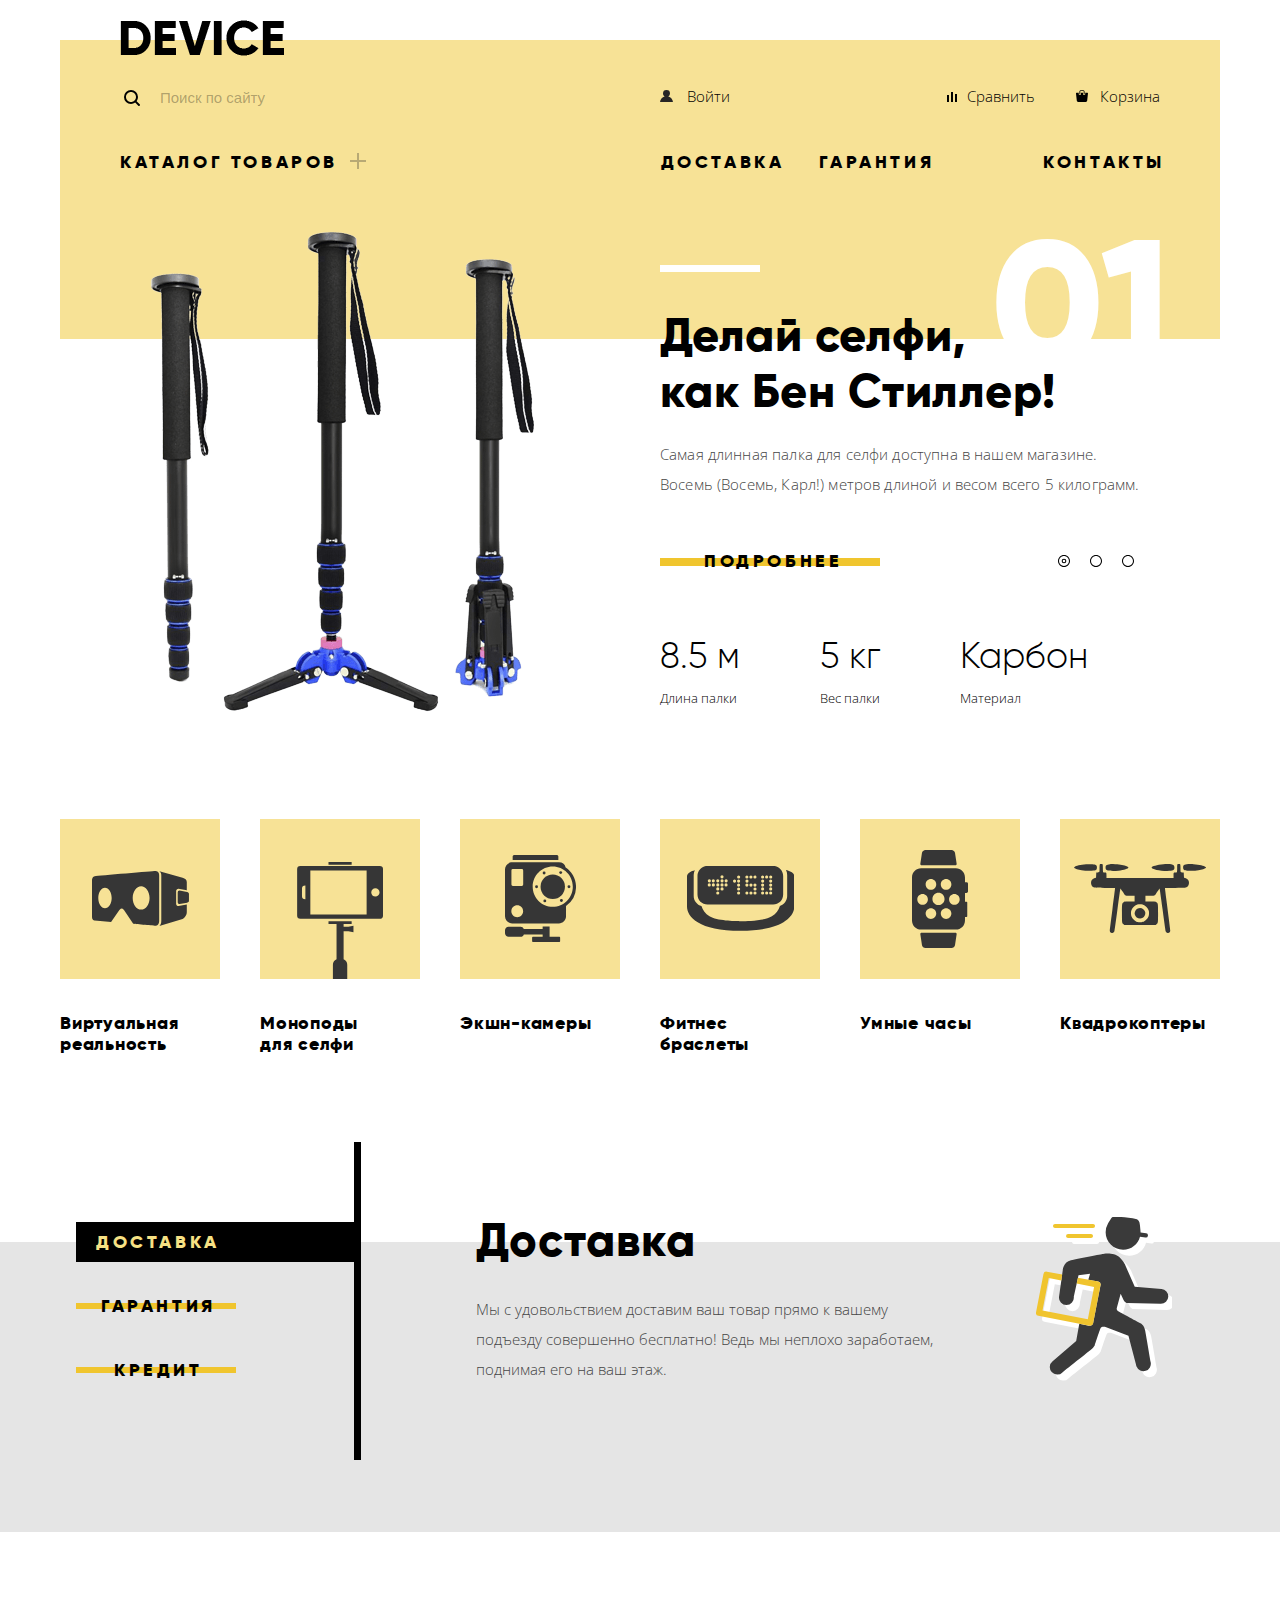
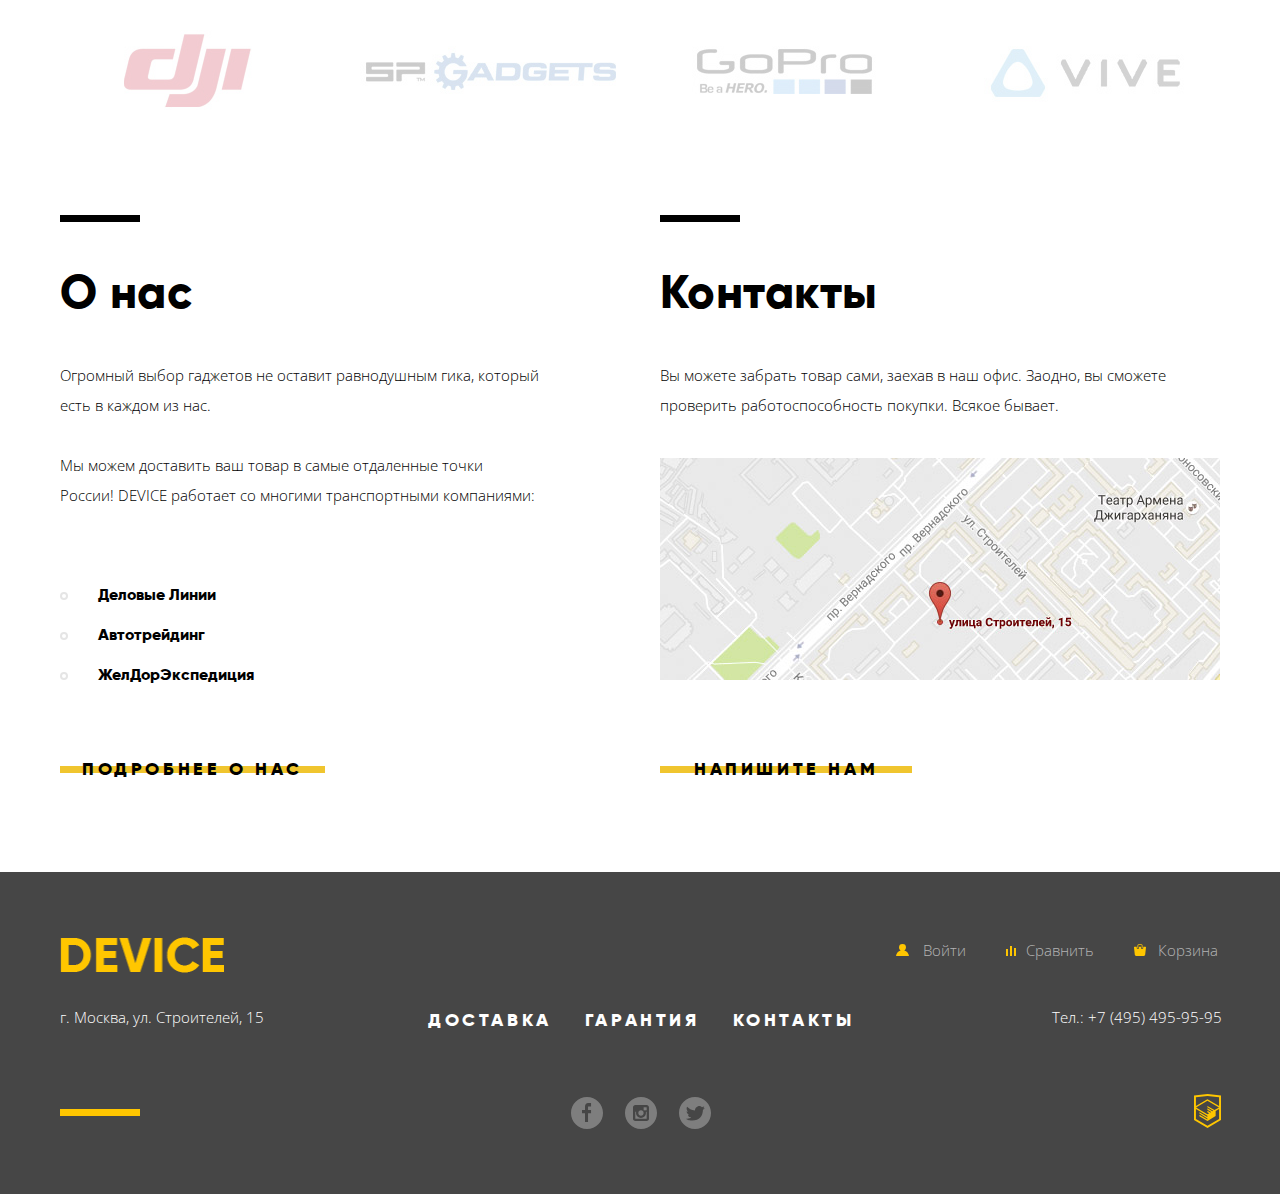
<file: index.html>
<!DOCTYPE html>
<html lang="ru">
	<head>
		<meta charset="utf-8">
		<title>Девайс</title>
		<link href="https://fonts.googleapis.com/css?family=Open+Sans:300,400&amp;subset=cyrillic" rel="stylesheet">
		<link rel="stylesheet" href="css/normalize.css">
		<link rel="stylesheet" href="css/style.min.css">
	</head>
	<body>	
		<header>
			<div class="global-width">		
				<div class="main-header-wrapper">
					<img class="header-logo" src="img/content/main-logo.png" alt="Логотип магазина Device" width="164" height="36">

					<div class="header-navigation">
						<div class="header-upper-part">
							<form class="site-searching-form">
								<label class="visually-hidden" for="site-searching-field">Поиск по сайту</label>
								<input class="site-searching-field" id="site-searching-field" type="text" name="site-searching" placeholder="Поиск по сайту">	

								<button class="site-searching-btn">
									Найти
								</button>			
							</form>

							<ul class="header-user-navigation">
								<li><a class="log-in" href="#">Войти</a></li>
								<li><a class="compare" href="#">Сравнить</a></li>
								<li><a class="basket" href="#">Корзина</a></li>
							</ul>
						</div>

						<nav class="header-lower-part">
							<ul class="header-menu">
								<li>
									<a class="catalog-btn header-menu-item" href="catalog.html">Каталог товаров</a>

									<div class="header-menu-dropdown">
										<ul>
											<li><a href="#">Виртуальная реальность</a></li>
											<li><a href="catalog.html">Моноподы для селфи</a></li>
											<li><a href="#">Экшн-камеры</a></li>
										</ul>

										<ul>
											<li><a href="#">Фитнес-браслеты</a></li>
											<li><a href="#">Умные часы</a></li>
										</ul>

										<ul>
											<li><a href="#">Квадрокоптеры</a></li>
										</ul>
									</div>
								</li>
								<li class="header-menu-item"><a href="#">Доставка</a></li>
								<li class="header-menu-item"><a href="#">Гарантия</a></li>
								<li class="header-menu-item"><a href="#">Контакты</a></li>
							</ul>
						</nav>						
					</div>
				</div>
			</div>
		</header>

		<main class="main-content">
			<div class="global-width">
				<h1 class="page-title visually-hidden">Интернет-магазин Девайс</h1>

				<section class="recomendation">
					<h2 class="visually-hidden">Рекомендации</h2>
					<div class="slider">
						<input class="slider-radio slide1-slider-radio" id="slide1" type="radio" name="slide-selector" checked>
						<input class="slider-radio slide2-slider-radio" id="slide2" type="radio" name="slide-selector">
						<input class="slider-radio slide3-slider-radio" id="slide3" type="radio" name="slide-selector">	

						<ul class="slider-list">
							<li class="slider-item slide1">
								<div class="slider-item-section">
									<img class="slide1-img" src="img/content/slider-1.png" alt="Очень большая селфи-палка" width="384" height="486">
								</div>

								<div class="slider-item-section">
									<div class="slider-num">01</div>

									<h3 class="visually-hidden">Очень большая селфи-палка</h3>

									<div class="slider-item-slogan white-stripe">Делай селфи,<br>
									как Бен Стиллер!</div>

									<section class="slider-description">
										<h4 class="visually-hidden">Описание товара</h4>

										<p>Самая длинная палка для селфи доступна в нашем магазине. Восемь (Восемь, Карл!) метров длиной и весом всего 5 килограмм.</p>
									</section>

									<a class="btn more-information-btn" href="#"><span>Подробнее</span></a>

									<ul class="slider-item-features">
										<li class="slider-item-features-item">
											<span class="feature-value">8.5 м</span>
											<span class="feature-name">Длина палки</span>
										</li>

										<li class="slider-item-features-item">
											<span class="feature-value">5 кг</span>
											<span class="feature-name">Вес палки</span>						
										</li>

										<li class="slider-item-features-item">
											<span class="feature-value">Карбон</span>
											<span class="feature-name">Материал</span>					
										</li>
									</ul>
								</div>
							</li>

							<li class="slider-item slide2">
								<div class="slider-item-section">
									<img class="slide2-img" src="img/content/slider-2.png" alt="Умные часы" width="345" height="485">
								</div>

								<div class="slider-item-section">
									<div class="slider-num">02</div>

									<h3 class="visually-hidden">Умные часы</h3>

									<div class="slider-item-slogan white-stripe">
										Худеем<br>правильно!
									</div>

									<section class="slider-description">
										<h4 class="visually-hidden">Описание товара</h4>

										<p>Мотивирующие фитнес-браслеты помогут найти в себе силы не пропускать занятия и соблюдать диету.</p>
									</section>

									<a class="btn more-information-btn" href="#"><span>Подробнее</span></a>

									<ul class="slider-item-features">
										<li class="slider-item-features-item">
											<span class="feature-value">48 часов</span>
											<span class="feature-name">Без подзарядки</span>
										</li>
									</ul>
								</div>
							</li>

							<li class="slider-item slide3">
								<div class="slider-item-section">
									<img class="slide3-img" src="img/content/slider-3.png" alt="Коптер" width="526" height="334">
								</div>

								<div class="slider-item-section">
									<div class="slider-num">03</div>

									<h3 class="visually-hidden">Коптер</h3>

									<div class="slider-item-slogan white-stripe">
										Порхает как бабочка,
										жалит как пчела!
									</div>

									<section class="slider-description">
										<h4 class="visually-hidden">Описание товара</h4>

										<p>Этот обычный, на первый взгляд, квадрокоптер оснащен мощным лазером, замаскированным под стандартную камеру.</p>
									</section>

									<a class="btn more-information-btn" href="#"><span>Подробнее</span></a>

									<ul class="slider-item-features">
										<li class="slider-item-features-item">
											<span class="feature-value">800 м</span>
											<span class="feature-name">Дальность полёта</span>
										</li>

										<li class="slider-item-features-item">
											<span class="feature-value">50 м</span>
											<span class="feature-name">Радиус поражения</span>
										</li>
									</ul>
								</div>
							</li>
						</ul>

						<ul class="slider-controls">
							<li>
								<label class="slide-btn slide1-btn" for="slide1"><span class="visually-hidden">Первый товар</span></label>
							</li>

							<li>
								<label class="slide-btn slide2-btn" for="slide2"><span class="visually-hidden">Второй товар</span></label>
							</li>

							<li>
								<label class="slide-btn slide3-btn" for="slide3"><span class="visually-hidden">Третий товар</span></label>
							</li>
						</ul>
					</div>
				</section>

				<section class="goods-categories">
					<h2 class="visually-hidden">Популярные категории товаров</h2>

					<ul class="goods-categories-list">
						<li class="goods-categories-item">
							<a href="catalog.html">
								<h3 class="goods-categories-title">Виртуальная реальность</h3>
							</a>						
						</li>

						<li class="goods-categories-item">
							<a href="catalog.html">
								<h3 class="goods-categories-title">Моноподы<br> для селфи</h3>
							</a>
						</li>

						<li class="goods-categories-item">
							<a href="catalog.html">
								<h3 class="goods-categories-title">Экшн-камеры</h3>
							</a>
						</li>

						<li class="goods-categories-item">
							<a href="catalog.html">
								<h3 class="goods-categories-title">Фитнес браслеты</h3>
							</a>						
						</li>

						<li class="goods-categories-item">
							<a href="catalog.html">
								<h3 class="goods-categories-title">Умные часы</h3>
							</a>						
						</li>

						<li class="goods-categories-item">
							<a href="catalog.html">
								<h3 class="goods-categories-title">Квадрокоптеры</h3>
							</a>
						</li>
					</ul>
				</section>
			</div>

				<section class="service-tabs">
					<div class="global-width">
						<h2 class="visually-hidden">Сервисы</h2>
						
						<div class="service-tabs-wrapper">

							<input class="services-radio delivery-services-radio" id="delivery" type="radio" name="services" checked>
							<input class="services-radio guarantee-services-radio" id="guarantee" type="radio" name="services">
							<input class="services-radio credit-services-radio" id="credit" type="radio" name="services">

							<div class="service-tabs-item">
								<ul class="services-btn-list">
									<li class="services-btn-item">
										<label class="services-btn delivery-btn" for="delivery">
											<span>Доставка</span>
										</label>
									</li>

									<li class="services-btn-item">
										<label class="services-btn guarantee-btn" for="guarantee">
											<span>Гарантия</span>
										</label>
									</li>

									<li class="services-btn-item">
										<label class="services-btn credit-btn" for="credit">
											<span>Кредит</span>
										</label>
									</li>
								</ul>
							</div>

							<div class="service-tabs-item">
								<ul class="services-list">
									<li class="services-item services-delivering">
										<h3 class="service-title">Доставка</h3>

										<div class="services-description">
											<p>Мы с удовольствием доставим ваш товар прямо к вашему подъезду совершенно бесплатно! Ведь мы неплохо заработаем, поднимая его на ваш этаж.</p>
										</div>	
									</li>

									<li class="services-item services-guarantee">
										<h3 class="service-title">Гарантия</h3>

										<div class="services-description">
											<p>Если из-за возгорания купленного у нас товара у вас сгорит дом — не переживайте, мы выдадим вам новый.<br>Товар, не дом, конечно же.</p>
										</div>
									</li>

									<li class="services-item services-credit">
										<h3 class="service-title">Кредит</h3>

										<div class="services-description">
											<p>
												Залезть в долговую яму стало проще! Кредитные консультанты подберут для вас наиболее выгодные условия кредита. Выгодные для нашего банка, разумеется.
											</p>
										</div>										
									</li>
								</ul>
							</div>
						</div>
					</div>
											
				</section>

			<div class="global-width">
				<section class="logotypes">
					<h2 class="visually-hidden">Логотипы</h2>

					<ul class="logotypes-list">
						<li class="logotypes-item">
							<a href="#">
								<img src="img/content/logo-1.jpg" alt="Логотип компании 'DJI'" width="260" height="100">
							</a>							
						</li>

						<li class="logotypes-item">
							<a href="#">
								<img src="img/content/logo-2.jpg" alt="Логотип компании 'SP Gadgets'" width="260" height="100">
							</a>							
						</li>

						<li class="logotypes-item">
							<a href="#">
								<img src="img/content/logo-3.jpg" alt="Логотип компании 'GoPro'" width="260" height="100">
							</a>							
						</li>

						<li class="logotypes-item">
							<a href="#">
								<img src="img/content/logo-4.jpg" alt="Логотип компании 'Vive'" width="260" height="100">
							</a>							
						</li>
					</ul>
				</section>

				<div class="information-section-wrapper">
					<section class="about-us">
						<h2>О нас</h2>

						<div class="information-section-description about-us-description">
							<p>Огромный выбор гаджетов не оставит равнодушным гика, который есть в каждом из нас.</p>

							<p>Мы можем доставить ваш товар в самые отдаленные точки России! DEVICE работает со многими транспортными компаниями:</p>
						</div>

						<ul class="fellows">
							<li>Деловые Линии</li>
							<li>Автотрейдинг</li>
							<li>ЖелДорЭкспедиция</li>
						</ul>

						<a href="#" class="btn about-us-btn"><span>Подробнее о нас</span></a>
					</section>

					<section class="contacts">
						<h2>Контакты</h2>

						<div class="information-section-description contacts-description">
							<p>Вы можете забрать товар сами, заехав в наш офис. Заодно, вы сможете проверить работоспособность покупки. Всякое бывает.</p>
						</div>

						<a class="map-btn js-map-btn" href="map.html" target="_blank"><img src="img/content/small-map.jpg" alt="Расположение офиса &#34;Девайс&#34; на карте: улица строителей, 15" width="560" height="222"></a>

						<a class="btn write-us-btn js-write-us-btn" href="login.html" target="_blank"><span>Напишите нам</span></a>
					</section>
				</div>					
			</div>
		</main>

		<footer class="main-footer">
			<div class="global-width">
				<div class="main-footer-wrapper">
					<div class="footer-item">
						<img class="footer-logo" src="img/content/footer-logo.png" alt="Логотип магазина Device" width="164" height="36">

						<address class="footer-address">г. Москва, ул. Строителей, 15</address>
					</div>

					<div class="footer-item">
						<ul class="footer-services-list">
							<li class="footer-services-item">
								<a href="#">Доставка</a>
							</li>

							<li class="footer-services-item">
								<a href="#">Гарантия</a>
							</li>

							<li class="footer-services-item">
								<a href="#">Контакты</a>
							</li>
						</ul>

						<ul class="social-icons-list">
							<li class="social-icons-item">
								<a class="social-icon fb-icon" href="#"><span class="visually-hidden">facebook</span></a>								
							</li>

							<li class="social-icons-item">
								<a class="social-icon inst-icon" href="#"><span class="visually-hidden">Instagram</span></a>
							</li>

							<li class="social-icons-item">
								<a class="social-icon tw-icon" href="#"><span class="visually-hidden">Twitter</span></a>
							</li>
						</ul>		
					</div>

					<div class="footer-item">
						<ul class="footer-user-navigation">
							<li><a class="log-in-footer" href="#">Войти</a></li>
							<li><a class="compare-footer" href="#">Сравнить</a></li>
							<li><a class="basket-footer" href="#">Корзина</a></li>
						</ul>

						<div class="footer-phone-number">
							Тел.: <a href="tel:+74954959595">+7 (495) 495-95-95</a>
						</div>

						<div class="academy-logo-container">
							<a class="academy-logo" href="https://htmlacademy.ru/intensive/htmlcss" target="_blank"><img src="img/content/logo-html.svg" alt="Логотип &#34;HTML Academy&#34;" width="27" height="35"></a>
						</div>
					</div>
				</div>					
			</div>
		</footer>

		<div class="modal-write-us js-modal-write-us">
			<h2 class="visually-hidden">Форма обратной связи</h2>

			<form class="write-us-form" action="#" method="post">
				<div class="form-row">
					<div class="form-item">
						<label for="name-field">Ваше имя:</label>
						<input id="name-field" type="text" name="name" placeholder="Представьтесь, пожалуйста">
					</div>

					<div class="form-item">
						<label for="email-field">Ваш e-mail:</label>
						<input id="email-field" type="email" name="email" placeholder="Для отправки ответа" required>
					</div>
				</div>
					
				<div class="form-row form-item">
					<label for="lettet-text-field">Текст письма:</label>
					<textarea id="lettet-text-field" name="text" placeholder="В свободной форме"></textarea>
				</div>
					
				<div class="form-row">
					<button class="btn write-us-btn" type="submit"><span>Отправить</span></button>
				</div>								
			</form>

			<button class="modal-close js-modal-close" type="button"><span class="visually-hidden">close</span></button>
		</div>

		<div class="modal-map js-modal-map">
			<h2 class="visually-hidden">Карта</h2>

			<iframe class="modal-real-map" src="https://www.google.com/maps/embed?pb=!1m18!1m12!1m3!1d2249.123680446616!2d37.52871677602479!3d55.6868374445497!2m3!1f0!2f0!3f0!3m2!1i1024!2i768!4f13.1!3m3!1m2!1s0x46b54cf65f5c8955%3A0x694710ccd55501e!2z0YPQuy4g0KHRgtGA0L7QuNGC0LXQu9C10LksIDE1LCDQnNC-0YHQutCy0LAsIDExOTMxMQ!5e0!3m2!1sru!2sru!4v1504711570034" width="960" height="559" allowfullscreen></iframe>

			<img class="map-img" src="img/content/big-map.jpg" alt="Адрес расположения офиса &#34;Девайс&#34;: улица Строителей, 15." width="960" height="559">

			<button class="modal-close js-modal-close" type="button"><span class="visually-hidden">close</span></button>
		</div>

		<script src="js/modal.min.js"></script>
	</body>
</html>
</file>
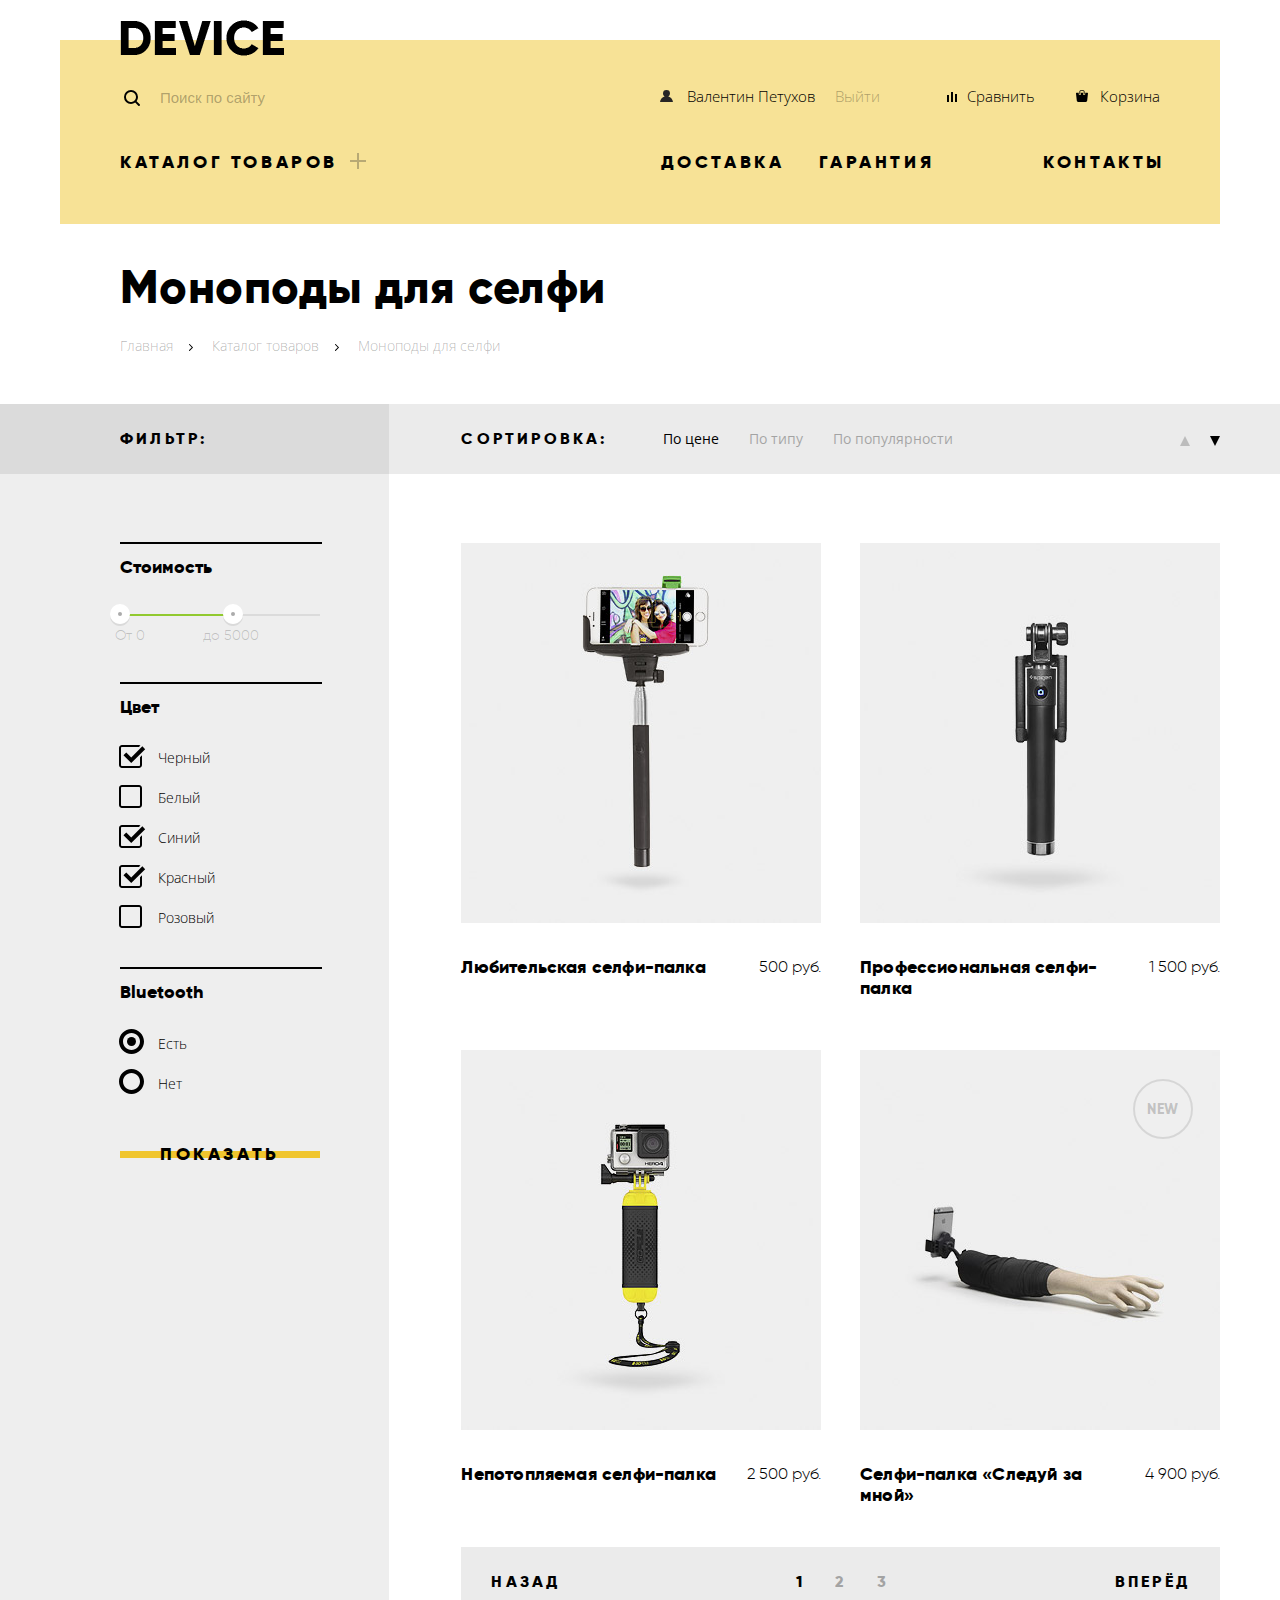
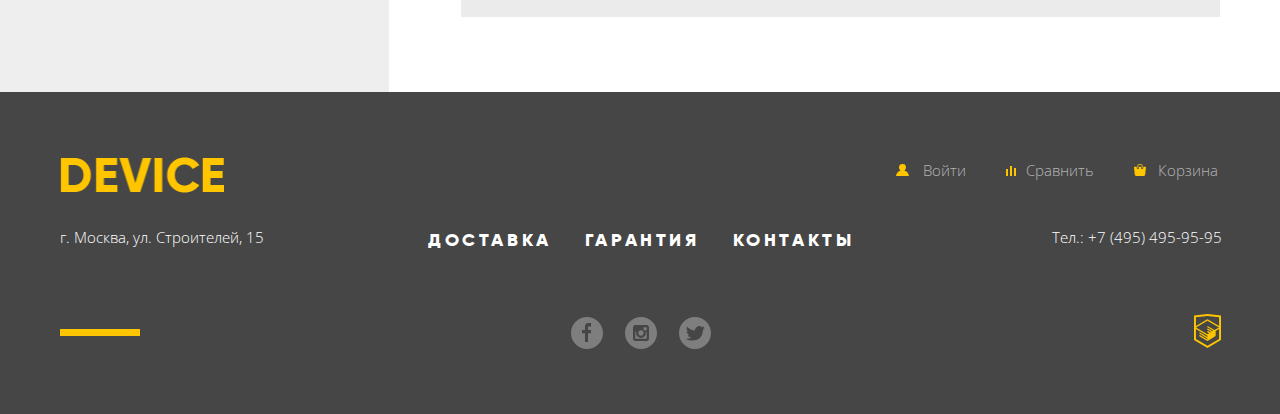
<file: catalog.html>
<!DOCTYPE html>
<html lang="ru">
	<head>
		<meta charset="utf-8">
		<title>Моноподы для селфи</title>
		<link href="https://fonts.googleapis.com/css?family=Open+Sans:300,400&amp;subset=cyrillic" rel="stylesheet">
		<link rel="stylesheet" href="css/normalize.css">
		<link rel="stylesheet" href="css/style.min.css">
	</head>

	<body>				
		<header>
			<div class="global-width">
				<div class="main-header-wrapper inner-page-header">
					<a class="logo" href="index.html">
						<img class="header-logo" src="img/content/main-logo.png" alt="Логотип магазина Device" width="164" height="36">
					</a>

					<div class="header-navigation">
						<div class="header-upper-part">
							<form class="site-searching-form">
								<label class="visually-hidden" for="site-searching-field">Поиск по сайту</label>
								<input class="site-searching-field" id="site-searching-field" type="search" name="site-searching" placeholder="Поиск по сайту">	

								<button class="site-searching-btn">
									Найти
								</button>			
							</form>

							<ul class="header-user-navigation">
								<li><a class="user-profile" href="profile.html">Валентин Петухов</a></li>
								<li><a class="log-out" href="#">Выйти</a></li>
								<li><a class="compare" href="#">Сравнить</a></li>
								<li><a class="basket" href="#">Корзина</a></li>
							</ul>
						</div>

						<nav class="header-lower-part">
							<ul class="header-menu">
								<li>
									<a class="catalog-btn header-menu-item" href="catalog.html">Каталог товаров</a>

									<div class="header-menu-dropdown">
										<ul>
											<li><a href="#">Виртуальная реальность</a></li>
											<li><a href="catalog.html">Моноподы для селфи</a></li>
											<li><a href="#">Экшн-камеры</a></li>
										</ul>

										<ul>
											<li><a href="#">Фитнес-браслеты</a></li>
											<li><a href="#">Умные часы</a></li>
										</ul>

										<ul>
											<li><a href="#">Квадрокоптеры</a></li>
										</ul>
									</div>
								</li>
								<li class="header-menu-item"><a href="#">Доставка</a></li>
								<li class="header-menu-item"><a href="#">Гарантия</a></li>
								<li class="header-menu-item"><a href="#">Контакты</a></li>
							</ul>
						</nav>					
					</div>
				</div>
			</div>					
		</header>

		<main  class="main-content">
			<div class="heading-wrapper">
				<h1 class="page-title">Моноподы для селфи</h1>

				<ul class="breadcrumbs">
					<li><a href="index.html">Главная</a></li>
					<li><a href="#">Каталог товаров</a></li>
					<li class="breadcrumbs-current">Моноподы для селфи</li>
				</ul>
			</div>

			<div class="catalog-wrapper">
				<div class="catalog-wrapper-container global-width">
					<aside class="filters">
						<div class="filters-heading-wrapper">
							<h2 class="catalog-section-name">Фильтр:</h2>				
						</div>

						<form class="filters-form" action="#" method="get">
							<fieldset class="filters-cost-field">
								<legend>Стоимость</legend>

								<div class="range">
									<div class="green-stripe"></div>
									<div class="range-button range-a"></div>
									<div class="range-button range-b"></div>
								</div>
							</fieldset>

							<fieldset class="filters-color-field">
								<legend>Цвет</legend>

								<ul>
									<li>
										<input class="visually-hidden" id="checkbox-color-black" type="checkbox" name="black" checked>
										<label for="checkbox-color-black">Черный</label>
									</li>

									<li>
										<input class="visually-hidden" id="checkbox-color-white" type="checkbox" name="white">
										<label for="checkbox-color-white">Белый</label>
									</li>

									<li>
										<input class="visually-hidden" id="checkbox-color-blue" type="checkbox" name="blue" checked>
										<label for="checkbox-color-blue">Синий</label>
									</li>

									<li>
										<input class="visually-hidden" id="checkbox-color-red" type="checkbox" name="red" checked>
										<label for="checkbox-color-red">Красный</label>
									</li>

									<li>
										<input class="visually-hidden" id="checkbox-color-pink" type="checkbox" name="pink">
										<label for="checkbox-color-pink">Розовый</label>
									</li>
								</ul>
							</fieldset>

							<fieldset class="filters-bluetooth-field">
								<legend>Bluetooth</legend>

								<ul>
									<li>
										<input class="visually-hidden filter-input-radio" id="radio-bluetooth-yes" type="radio" name="bluetooth" value="yes" checked>
										<label for="radio-bluetooth-yes">Есть</label>
									</li>

									<li>
										<input class="visually-hidden filter-input-radio" id="radio-bluetooth-no" type="radio" name="bluetooth" value="no">
										<label for="radio-bluetooth-no">Нет</label>
									</li>
								</ul>
							</fieldset>

							<button class="btn filters-btn"><span>Показать</span></button>
						</form>
					</aside>

					<section class="goods">
						<h2 class="visually-hidden">Товары</h2>

						<div class="goods-sorting">
							<span class="catalog-section-name">Сортировка:</span>

							<form action="#" method="get">
								<ul class="word-sorter-list">
									<li class="word-sorter-item">
										<input class="visually-hidden" id="filter-price" type="radio" name="word-sorter" value="filter-price" checked>
										<label for="filter-price">По цене</label>
									</li>

									<li class="word-sorter-item">
										<input class="visually-hidden" id="filter-type" type="radio" name="word-sorter" value="filter-type">
										<label for="filter-type">По типу</label>
									</li>

									<li class="word-sorter-item">
										<input class="visually-hidden" id="filter-fame" type="radio" name="word-sorter" value="filter-fame">
										<label for="filter-fame">По популярности</label>
									</li>
								</ul>

								<ul class="triangle-sorter-list">
									<li class="triangle-sorter-item">
										<input class="visually-hidden" id="order-up" type="radio" name="triangle-sorter" value="up">
										<label class="sorting-triangle" for="order-up"><span class="visually-hidden">По возрастанию</span></label>
									</li>

									<li class="triangle-sorter-item">
										<input class="visually-hidden" id="order-down" type="radio" name="triangle-sorter" value="down" checked>
										<label class="sorting-triangle" for="order-down"><span class="visually-hidden">По убыванию</span></label>
									</li>
								</ul>
							</form>
						</div>

						<ul class="goods-list">
							<li class="goods-item">
								<article>
									<div class="goods-img">
										<img src="img/content/item-1.jpg" alt="Любительская селфи-палка" width="360" height="380">

										<div class="hovered-item">
											<button class="btn add-to-basket" type="button">
												<span>В корзину</span>
											</button>

											<button class="add-to-compare" type="button">
												Добавить к сравнению
											</button>
										</div>
									</div>

									<div class="goods-info">
										<h3 class="goods-title">
											<a href="#">Любительская селфи-палка</a>
										</h3>

										<span class="goods-price">
											500 руб.
										</span>
									</div>
								</article>
							</li>

							<li class="goods-item">
								<article>
									<div class="goods-img">
										<img src="img/content/item-2.jpg" alt="Профессиональная селфи-палка" width="360" height="380">

										<div class="hovered-item">
											<button class="btn add-to-basket" type="button">
												<span>В корзину</span>
											</button>

											<button class="add-to-compare" type="button">
												Добавить к сравнению
											</button>
										</div>
									</div>

									<div class="goods-info">
										<h3 class="goods-title">
											<a href="#">Профессиональная селфи-палка</a>
										</h3>

										<span class="goods-price">
											1 500 руб.
										</span>
									</div>
								</article>
							</li>

							<li class="goods-item">
								<article>
									<div class="goods-img">
										<img src="img/content/item-3.jpg" alt="Непотопляемая селфи-палка" width="360" height="380">

										<div class="hovered-item">
											<button class="btn add-to-basket" type="button">
												<span>В корзину</span>
											</button>

											<button class="add-to-compare" type="button">
												Добавить к сравнению
											</button>
										</div>
									</div>

									<div class="goods-info">
										<h3 class="goods-title">
											<a href="#">Непотопляемая селфи-палка</a>
										</h3>

										<span class="goods-price">
											2 500 руб.
										</span>
									</div>
								</article>
							</li>

							<li class="goods-item">
								<article>
									<div class="goods-img sticker-new">
										<img src="img/content/item-4.jpg" alt="Селфи-палка &#171;Следуй за мной&#187;" width="360" height="380">

										<div class="hovered-item">
											<button class="btn add-to-basket" type="button">
												<span>В корзину</span>
											</button>

											<button class="add-to-compare" type="button">
												Добавить к сравнению
											</button>
										</div>
									</div>

									<div class="goods-info">
										<h3 class="goods-title">
											<a href="#">Селфи-палка &#171;Следуй за мной&#187;</a>
										</h3>

										<span class="goods-price">
											4 900 руб.
										</span>
									</div>
								</article>
							</li>
						</ul>

						<div class="goods-navigation">
							<a class="pagination-btn prev-page" href="#">Назад</a>

							<ul class="pagination-list">
								<li class="pagination-item pagination-item-current"><span>1</span></li>

								<li class="pagination-item"><a href="#">2</a></li>

								<li class="pagination-item"><a href="#">3</a></li>
							</ul>

							<a class="pagination-btn next-page" href="#">Вперёд</a>
						</div>					
					</section>
				</div>					
			</div>
		</main>	

		<footer class="main-footer">
			<div class="global-width">
				<div class="main-footer-wrapper">
					<div class="footer-item">
						<a href="index.html"><img class="footer-logo" src="img/content/footer-logo.png" alt="Логотип магазина Device" width="164" height="36"></a>

						<address class="footer-address">г. Москва, ул. Строителей, 15</address>
					</div>

					<div class="footer-item">
						<ul class="footer-services-list">
							<li class="footer-services-item">
								<a href="#">Доставка</a>
							</li>

							<li class="footer-services-item">
								<a href="#">Гарантия</a>
							</li>

							<li class="footer-services-item">
								<a href="#">Контакты</a>
							</li>
						</ul>

						<ul class="social-icons-list">
							<li class="social-icons-item">
								<a class="social-icon fb-icon" href="#"><span class="visually-hidden">facebook</span></a>								
							</li>

							<li class="social-icons-item">
								<a class="social-icon inst-icon" href="#"><span class="visually-hidden">Instagram</span></a>
							</li>

							<li class="social-icons-item">
								<a class="social-icon tw-icon" href="#"><span class="visually-hidden">Twitter</span></a>
							</li>
						</ul>		
					</div>

					<div class="footer-item">
						<ul class="footer-user-navigation">
							<li><a class="log-in-footer" href="#">Войти</a></li>
							<li><a class="compare-footer" href="#">Сравнить</a></li>
							<li><a class="basket-footer" href="#">Корзина</a></li>
						</ul>

						<div class="footer-phone-number">
							Тел.: <a href="tel:+74954959595">+7 (495) 495-95-95</a>
						</div>

						<div class="academy-logo-container">
							<a class="academy-logo" href="https://htmlacademy.ru/intensive/htmlcss" target="_blank"><img src="img/content/logo-html.svg" alt="Логотип &#34;HTML Academy&#34;" width="27" height="35"></a>
						</div>
					</div>
				</div>					
			</div>
		</footer>

		<script src="js/modal.min.js"></script>
	</body>
</html>
</file>
<file: css/style.min.css>
.header-upper-part,body{display:-webkit-box;display:-ms-flexbox}.goods-categories-title,.goods-price,.services-btn{word-wrap:break-word}.btn,.catalog-section-name,.footer-services-list,.header-menu-item,.pagination-btn,.services-btn,.sticker-new::before{text-transform:uppercase}.footer-item:nth-of-type(2),.form-item,.hovered-item,.slider-item-features-item,.write-us-form,body{-webkit-box-orient:vertical;-webkit-box-direction:normal}@font-face{font-family:Gilroy;font-weight:800;font-style:normal;src:local('Gilroy'),url(../fonts/gilroyextrabold.woff) format('woff'),url(../fonts/gilroyextrabold.woff2) format('woff2')}@font-face{font-family:Gilroy;font-weight:100;font-style:normal;src:local('Gilroy'),url(../fonts/gilroylight.woff) format('woff'),url(../fonts/gilroylight.woff2) format('woff2')}body,html{height:100%}*,::after,::before{-webkit-box-sizing:inherit;box-sizing:inherit}html{-webkit-box-sizing:border-box;box-sizing:border-box}body{font-family:'Open Sans',sans-serif;font-size:15px;font-weight:100;line-height:30px;display:flex;flex-direction:column;min-width:1200px;color:#000;background-color:#fff;-ms-flex-direction:column}.main-content{-webkit-box-flex:1;-ms-flex:1 0 auto;flex:1 0 auto}.main-footer{-webkit-box-flex:0;-ms-flex:0 0 auto;flex:0 0 auto}img{max-width:100%;height:auto}a{text-decoration:none;color:inherit}.visually-hidden{position:absolute;overflow:hidden;clip:rect(0 0 0 0);width:1px;height:1px;margin:-1px;padding:0;border:0}.global-width{width:1200px;margin:auto;padding:0 20px}.heading-wrapper{width:1200px;margin:0 auto 40px;padding:0 80px}.main-header-wrapper{line-height:36px;position:relative;margin-top:40px;margin-bottom:60px;padding:0 60px 165px;background-color:#f7e296}.site-searching-btn,.site-searching-field{line-height:36px;background-color:transparent}.inner-page-header{margin-bottom:48px;padding-bottom:50px}.header-logo{margin-top:-20px;margin-bottom:10px}.header-upper-part{display:flex;margin-bottom:32px}.footer-services-list a:hover,.header-menu-dropdown a:hover,.logo:hover,a .footer-logo:hover{opacity:.6}.footer-services-list a:active,.header-menu-dropdown a:active,.header-user-navigation .log-out,.logo:active,a .footer-logo:active{opacity:.3}.site-searching-form{display:-webkit-box;display:-ms-flexbox;display:flex;-ms-flex-preferred-size:50%;flex-basis:50%}.site-searching-field{width:356px;padding-left:40px;border:none;border-bottom:2px solid transparent;background-image:url(../img/i/search.svg);background-repeat:no-repeat;background-position:4px 50%}.site-searching-field::-webkit-input-placeholder{color:rgba(0,0,0,.3)}.site-searching-field:-ms-input-placeholder{color:rgba(0,0,0,.3)}.site-searching-field::placeholder{color:rgba(0,0,0,.3)}.site-searching-field:hover::-webkit-input-placeholder{color:rgba(0,0,0,.6)}.site-searching-field:hover:-ms-input-placeholder{color:rgba(0,0,0,.6)}.site-searching-field:hover::placeholder{color:rgba(0,0,0,.6)}.site-searching-field:focus{border-bottom-color:#000;outline:0}.site-searching-field:focus::-webkit-input-placeholder{color:rgba(0,0,0,1)}.site-searching-field:focus:-ms-input-placeholder{color:rgba(0,0,0,1)}.site-searching-field:focus::placeholder{color:rgba(0,0,0,1)}.site-searching-btn{visibility:hidden;color:#000;border:2px solid #000;outline:0}.site-searching-field:focus+.site-searching-btn{visibility:visible}.site-searching-btn:focus,.site-searching-btn:hover{color:#fff;background-color:#000}.site-searching-btn:active{visibility:visible;color:rgba(255,255,255,.3)}.header-user-navigation{display:-webkit-box;display:-ms-flexbox;display:flex;width:100%;margin:0;padding:0 0 0 20px;list-style:none;-ms-flex-preferred-size:50%;flex-basis:50%;-ms-flex-wrap:wrap;flex-wrap:wrap}.header-menu,.header-menu-dropdown{display:-webkit-box;display:-ms-flexbox}.header-user-navigation li:nth-last-of-type(1){margin-left:41px}.header-user-navigation li:nth-last-of-type(2){margin-left:auto}.log-in::before,.user-profile::before{margin-right:14px;content:url(../img/i/user.svg)}.log-out{margin-left:20px}.compare::before{margin-right:10px;content:url(../img/i/compare.svg)}.basket::before{margin-right:12px;content:url(../img/i/cart.svg)}.header-user-navigation a:hover{color:rgba(0,0,0,.6)}.header-user-navigation a:active{color:rgba(0,0,0,.3)}.header-user-navigation a:hover::before{opacity:.8}.header-user-navigation a:active::before{opacity:.3}.header-menu{font-family:Gilroy,Arial,sans-serif;font-size:18px;font-weight:800;line-height:1.2;display:flex;margin:0;padding:0;list-style:none;-ms-flex-wrap:wrap;flex-wrap:wrap}.header-menu-item{letter-spacing:.2em}.header-menu-item:hover{color:rgba(0,0,0,.6)}.header-menu-item:active{color:rgba(0,0,0,.3)}.white-stripe::before{position:absolute;top:-42px;display:block;width:100px;height:7px;content:'';background-color:#fff}.catalog-btn{position:relative;padding-right:28px}.catalog-btn::after,.catalog-btn::before{position:absolute;top:40%;right:0;width:16px;height:2px;content:'';background-color:rgba(184,169,116,1)}.catalog-btn::after{-webkit-transform:rotate(90deg);-ms-transform:rotate(90deg);transform:rotate(90deg)}.catalog-btn:hover::after,.catalog-btn:hover::before{background-color:rgba(184,169,116,1)}.header-menu-dropdown{font-family:'Open Sans',sans-serif;font-size:15px;font-weight:100;line-height:36px;position:absolute;z-index:1;right:0;left:0;display:flex;visibility:hidden;padding-top:23px;padding-bottom:35px;padding-left:60px;-webkit-transition:.5s;-o-transition:.5s;transition:.5s;letter-spacing:.01em;opacity:0;background-color:#f7e296}.page-title,.slider-num{font-family:Gilroy,Arial,sans-serif}.btn,.page-title,.slider-num{font-weight:800}.slider,.slider-list{position:relative}.breadcrumbs,.header-menu-dropdown ul,.slider-controls,.slider-list{padding:0;list-style:none}.header-menu li:hover>.header-menu-dropdown{visibility:visible;-webkit-transition:.5s;-o-transition:.5s;transition:.5s;opacity:1}.header-menu-dropdown:hover{visibility:visible}.header-menu-dropdown ul{margin:0 60px 0 0;max-width:200px}.header-menu>li:nth-last-of-type(1){margin-right:-5px;margin-left:109px}.header-menu>li:nth-last-of-type(2){margin-left:35px}.header-menu>li:nth-last-of-type(3){margin-left:auto}.page-title{font-size:47px;margin:0 0 26px;letter-spacing:.01em}.breadcrumbs{font-size:14px;line-height:36px;display:-webkit-box;display:-ms-flexbox;display:flex;margin:0;color:#000;-ms-flex-wrap:wrap;flex-wrap:wrap}.breadcrumbs li:nth-of-type(n+2){margin-left:16px}.breadcrumbs li:nth-of-type(n+2)::before{margin-right:19px;content:url(../img/i/nav-arrow.svg)}.breadcrumbs a,.breadcrumbs-current{color:rgba(0,0,0,.3)}.breadcrumbs a:hover{color:rgba(0,0,0,.6)}.breadcrumbs a:active{color:rgba(0,0,0,.1)}.recomendation{margin-bottom:35px}.slider-radio{visibility:hidden}.slider-list{min-height:550px;margin:-195px 0 0}.slider-item{font-size:0;display:none;width:100%}.slider-controls{position:absolute;top:145px;right:86px;display:-webkit-box;display:-ms-flexbox;display:flex;margin:0}.slider-controls li{margin-right:20px}.slider-controls li:last-of-type{margin-right:0}.slide-btn{cursor:pointer}.slide-btn::before{display:inline-block;vertical-align:middle;width:12px;height:12px;content:'';background-image:url(../img/i/slider-button-empty.svg);background-repeat:no-repeat;background-size:100%}.goods-categories-item a::after,.goods-categories-item a::before{height:160px;content:'';width:160px}.slide1-slider-radio:checked~.slider-controls .slide1-btn::before,.slide2-slider-radio:checked~.slider-controls .slide2-btn::before,.slide3-slider-radio:checked~.slider-controls .slide3-btn::before{background-image:url(../img/i/slider-button.svg)}.slide1-slider-radio:checked~.slider-list .slide1,.slide2-slider-radio:checked~.slider-list .slide2,.slide3-slider-radio:checked~.slider-list .slide3{display:block}.slider-item-section{display:inline-block;width:50%;vertical-align:top}.btn,.fellows li::before,.social-icons-item,.sorting-triangle{vertical-align:middle}.slider-item-section:last-child{position:relative;padding:0 20px}.slide1-img{margin-top:-6px;margin-left:90px}.slide2-img{margin-top:6px;margin-left:120px}.slide3-img{margin-top:60px;margin-left:32px}.slider-num{font-size:179.2px;line-height:179.2px;position:absolute;top:-20px;right:48px;color:#fff}.btn,.feature-value,.slider-item-slogan{font-family:Gilroy,Arial,sans-serif;line-height:1.2}.btn,.btn span{position:relative}.slider-item-slogan{font-size:47px;font-weight:800;position:relative;margin-top:73px;margin-bottom:20px;letter-spacing:.01em}.slider-description{font-size:15px;margin-bottom:40px;letter-spacing:.01em;color:#464646}.btn:active,.goods-categories-item:active h3{color:rgba(0,0,0,.3)}.slide1 .slider-description{padding-right:55px}.btn{font-size:18px;display:inline-block;padding:12px 44px;letter-spacing:.2em;border:none;outline:0;background-color:transparent}.btn span{z-index:1}.btn::before{position:absolute;top:19px;right:0;bottom:19px;left:0;content:' ';-webkit-transition:all .5s;-o-transition:all .5s;transition:all .5s;background-color:#f0c52e}.btn:focus::before,.btn:hover::before{top:0;bottom:0;-webkit-transition:all .5s;-o-transition:all .5s;transition:all .5s}.more-information-btn{width:220px;margin-bottom:50px}.slider-item-features{display:-webkit-box;display:-ms-flexbox;display:flex;margin:0;padding:0;list-style:none;-ms-flex-wrap:wrap;flex-wrap:wrap}.slider-item-features-item{display:-webkit-box;display:-ms-flexbox;display:flex;flex-direction:column;margin-right:80px;letter-spacing:.01em;-ms-flex-direction:column}.slide3 .slider-item-features-item{margin-right:45px}.slider-item-features-item:last-child{margin-right:0}.feature-value{font-size:36px;margin-bottom:10px}.feature-name{font-size:13px;line-height:20px}.goods-categories-list,.services-btn{font-family:Gilroy,Arial,sans-serif;line-height:1.2;font-weight:800}.goods-categories-list{display:-webkit-box;display:-ms-flexbox;display:flex;margin:0;padding:0;list-style:none;-ms-flex-wrap:wrap;flex-wrap:wrap;-webkit-box-pack:justify;-ms-flex-pack:justify;justify-content:space-between}.goods-categories{margin-bottom:170px}.goods-categories-item{position:relative;width:160px;letter-spacing:.05em}.goods-categories-item a{display:block}.goods-categories-item:nth-child(1) a::before{background-image:url(../img/i/popular-1.svg)}.goods-categories-item:nth-child(2) a::before{background-image:url(../img/i/popular-2.svg)}.goods-categories-item:nth-child(3) a::before{background-image:url(../img/i/popular-3.svg)}.goods-categories-item:nth-child(4) a::before{background-image:url(../img/i/popular-4.svg)}.goods-categories-item:nth-child(5) a::before{background-image:url(../img/i/popular-5.svg)}.goods-categories-item:nth-child(6) a::before{background-image:url(../img/i/popular-6.svg)}.goods-categories-item a::before{display:block;margin-bottom:34px;cursor:pointer;background-color:rgba(240,197,46,.5);background-repeat:no-repeat;background-position:50% 50%}.logotypes-list,.service-tabs-wrapper{display:-webkit-box;display:-ms-flexbox}.goods-categories-item:nth-child(2) a::before{background-position:50% 100%}.goods-categories-item:hover a::before{background-color:rgba(240,197,46,1)}.goods-categories-item a::after{position:absolute;z-index:1;top:0;left:0;visibility:hidden;background-color:rgba(240,197,46,.7)}.goods-categories-item:active a::after{visibility:visible}.hovered-item,.services-radio{visibility:hidden}.service-tabs{position:relative;min-height:290px;margin-bottom:90px;background-color:#e5e5e5}.service-tabs-wrapper{display:flex;padding-top:50px;padding-bottom:50px}.service-tabs-item{margin-top:-70px}.services-description{color:#464646}.services-btn-list,.services-list{margin:0;padding:0;list-style:none}.services-btn-list{position:relative;width:285px;margin-top:-80px;margin-left:-23px;padding-top:80px;padding-bottom:70px;border-right:7px solid #000}.services-btn-item{margin-bottom:24px}.services-btn-item:last-of-type{margin-bottom:0}.services-btn{font-size:18px;position:relative;display:block;width:160px;min-height:40px;-webkit-transition:.5s;-o-transition:.5s;transition:.5s;letter-spacing:.2em;border:none;background:0 0}.credit-services-radio:checked~.service-tabs-item .credit-btn,.delivery-services-radio:checked~.service-tabs-item .delivery-btn,.guarantee-services-radio:checked~.service-tabs-item .guarantee-btn,.services-btn:active{width:100%;color:#f7e184}.services-btn span{line-height:40px;position:relative;z-index:1}.about-us h2,.contacts h2,.service-title{font-family:Gilroy,Arial,sans-serif;font-size:47px;line-height:1.2}.services-btn::before{position:absolute;top:17px;right:0;bottom:17px;left:0;content:' ';-webkit-transition:all .5s;-o-transition:all .5s;transition:all .5s;background-color:#f0c52e}.credit-services-radio:checked~.service-tabs-item .credit-btn::before,.delivery-services-radio:checked~.service-tabs-item .delivery-btn::before,.guarantee-services-radio:checked~.service-tabs-item .guarantee-btn::before,.services-btn:active::before{top:0;bottom:0;background-color:#000}.services-btn:hover::before{top:0;bottom:0;-webkit-transition:all .5s;-o-transition:all .5s;transition:all .5s}.delivery-btn{padding-left:20px}.guarantee-btn{padding-left:25px}.credit-btn{padding-left:38px}.services-btn:focus{color:#f7e184;outline:0}.services-list{position:relative;width:876px;padding-left:115px}.service-title{font-weight:800;margin:-10px 0 25px;letter-spacing:.02em}.services-item{display:none;padding-right:300px}.credit-services-radio:checked~.service-tabs-item .services-credit,.delivery-services-radio:checked~.service-tabs-item .services-delivering,.guarantee-services-radio:checked~.service-tabs-item .services-guarantee{display:block;opacity:1}.services-delivering::after{position:absolute;top:5px;right:65px;content:url(../img/i/delivery.svg)}.services-guarantee::after{position:absolute;top:-20px;right:45px;content:url(../img/i/warranty.svg)}.services-credit::after{position:absolute;top:-20px;right:70px;content:url(../img/i/credit.svg)}.about-us h2,.contacts h2{font-weight:800;letter-spacing:.01em}.catalog-section-name,.fellows{font-size:16px;font-family:Gilroy,Arial,sans-serif;font-weight:800}.logotypes-list{display:flex;margin:0 0 94px;padding:0;list-style:none;-webkit-box-pack:justify;-ms-flex-pack:justify;justify-content:space-between}.logotypes-item img{opacity:.2}.logotypes-item img:hover{opacity:1}.information-section-wrapper{display:-webkit-box;display:-ms-flexbox;display:flex;margin-bottom:80px}.information-section-wrapper h2::before{position:absolute;top:-10px;display:block;width:80px;height:7px;content:'';background-color:#000}.filters-heading-wrapper::before,.filters::before{top:0;right:100%;left:-1000%;content:'';bottom:0}.about-us,.contacts{position:relative;width:50%}.about-us{padding-right:100px}.information-section-description p:nth-of-type(n+2){margin-top:30px}.about-us-description{margin-bottom:65px}.fellows{line-height:40px;margin:0 0 52px;padding:0;list-style:none}.fellows li::before{display:inline-block;width:8px;height:8px;margin-right:30px;content:'';border:2px solid #e5e5e5;border-radius:50%}.about-us-btn{padding-right:22px;padding-left:22px}.contacts{padding-left:20px}.contacts-description{margin-bottom:38px}.map-btn{display:block;width:560px;height:222px;margin-bottom:67px;padding:0;cursor:pointer;border:none}.write-us-btn{padding-right:34px;padding-left:34px}.catalog-wrapper{overflow:hidden}.catalog-wrapper-container{display:-webkit-box;display:-ms-flexbox;display:flex}.filters{position:relative;width:330px;padding-left:60px;background-color:#eee}.filters::before{position:absolute;background-color:#eee}.catalog-section-name{line-height:70px;margin:0;letter-spacing:.2em}.filters-heading-wrapper{position:relative;margin-bottom:83px;background-color:#dbdbdb}.filters-heading-wrapper::before{position:absolute;background-color:#dbdbdb}.filters-form{padding-right:67px}.filters-form fieldset{margin:0;padding:0;border:none}.filters-form legend{font-family:Gilroy,Arial,sans-serif;font-size:18px;font-weight:800;line-height:1.2;position:relative;width:100%;padding-top:13px;border-top:2px solid #000}.filters-form .filters-cost-field{min-height:90px;margin-top:-15px;margin-bottom:50px}.filters-cost-field legend{margin-bottom:36px}.filters-form .filters-color-field{margin-bottom:44px}.filters-color-field legend{margin-bottom:20px}.filters-color-field label{position:relative;padding-left:38px}.filters-color-field label::before{position:absolute;top:-5px;left:-1px;content:url(../img/i/checkbox-off.svg)}.filters-color-field input:checked+label::before{content:url(../img/i/checkbox-on.svg)}.filters-color-field input:checked+label:active::before{content:url(../img/i/checkbox-off.svg)}.filters-color-field input:not(:checked)+label:active::before{content:url(../img/i/checkbox-on.svg)}.filters-form .filters-bluetooth-field{margin-top:-15px;margin-bottom:28px}.filters-bluetooth-field legend{margin-bottom:20px}.filters-bluetooth-field label{position:relative;padding-left:38px}.filters-bluetooth-field label::before{position:absolute;top:-5px;left:-1px;content:url(../img/i/radio-off.svg)}.filters-bluetooth-field label:hover::before,.filters-color-field label:hover::before{opacity:.6}.filters-bluetooth-field input:checked+label::before{content:url(../img/i/radio-on.svg)}.filters-form ul{font-size:14px;line-height:40px;margin:0;padding:0;list-style:none}.filters-btn{padding-right:40px;padding-left:40px}.range{position:relative;width:200px;height:2px;background-color:#dbdbdb}.range-button{position:absolute;top:-10px;height:22px;cursor:pointer;background-image:url(../img/i/filter-button.svg);background-repeat:no-repeat}.range-a::after,.range-b::after{font-weight:100;line-height:22.27px;top:20px;position:absolute;font-size:14px;color:rgba(0,0,0,.2);font-family:Gilroy,Arial,sans-serif}.range-button:active{-webkit-transform:scale(1.08);-ms-transform:scale(1.08);transform:scale(1.08)}.range-a{left:-10px;width:50px}.range-b{left:103px;width:70px}.range-a::after{left:5px;content:'От 0'}.range-b::after{left:-20px;content:'до 5000'}.goods-sorting::before,.green-stripe{content:''}.green-stripe{position:absolute;display:block;width:110px;height:2px;background-color:#91c92f}.goods{-webkit-box-flex:1;-ms-flex-positive:1;flex-grow:1;width:832px;padding-left:72px}.goods-sorting{position:relative;display:-webkit-box;display:-ms-flexbox;display:flex;margin-bottom:69px;background-color:#ebebeb;-ms-flex-wrap:wrap;flex-wrap:wrap;-webkit-box-align:stretch;-ms-flex-align:stretch;align-items:stretch}.goods-sorting form,.word-sorter-list{display:-webkit-box;display:-ms-flexbox}.goods-sorting::before{position:absolute;top:0;right:-1000%;bottom:0;left:-72px;background-color:#ebebeb}.goods-sorting ul{margin:0;padding:0;list-style:none}.goods-sorting .catalog-section-name{position:relative;margin-right:55px}.goods-sorting form{position:relative;display:flex;-ms-flex-wrap:wrap;flex-wrap:wrap;-webkit-box-flex:1;-ms-flex-positive:1;flex-grow:1;-webkit-box-pack:justify;-ms-flex-pack:justify;justify-content:space-between;-webkit-box-align:center;-ms-flex-align:center;align-items:center}.word-sorter-list{font-size:14px;font-weight:400;line-height:18px;display:flex}.goods-list,.triangle-sorter-list{display:-webkit-box;display:-ms-flexbox}.word-sorter-item:nth-of-type(n+2){margin-left:30px}.word-sorter-list label{opacity:.3}.word-sorter-list label:hover{opacity:.6}.word-sorter-list :checked+label,.word-sorter-list label:active{opacity:1}.triangle-sorter-list{display:flex;-ms-flex-wrap:wrap;flex-wrap:wrap}.sorting-triangle{display:inline-block;opacity:.2;border:10px solid #000;border-right-width:5px;border-right-color:transparent;border-left-width:5px;border-left-color:transparent}.triangle-sorter-item:last-of-type{margin-left:20px}.triangle-sorter-item:first-of-type .sorting-triangle{border-top-width:0}.triangle-sorter-item:last-of-type .sorting-triangle{border-bottom-width:0}.sorting-triangle:hover{opacity:.4}.sorting-triangle:active,.triangle-sorter-item :checked+label{opacity:1}.goods-list{display:flex;margin:0;padding:0;list-style:none;-ms-flex-wrap:wrap;flex-wrap:wrap}.goods-info,.hovered-item{display:-webkit-box;display:-ms-flexbox}.goods-item{margin-bottom:50px}.goods-item:nth-of-type(2n){margin-left:auto}.goods-img{position:relative;margin-bottom:25px}.sticker-new::before{font-family:Gilroy,Arial,sans-serif;font-size:14px;font-weight:800;line-height:14px;position:absolute;top:29px;right:27px;width:60px;height:60px;padding:22px 0;content:'New';text-align:center;letter-spacing:.05em;color:rgba(0,0,0,.2);border:2px solid rgba(0,0,0,.1);border-radius:50%}.hovered-item{position:absolute;top:0;display:flex;flex-direction:column;width:360px;height:380px;background-color:rgba(238,238,238,.7);-ms-flex-direction:column;-webkit-box-align:center;-ms-flex-align:center;align-items:center;-webkit-box-pack:center;-ms-flex-pack:center;justify-content:center}.add-to-basket{width:200px;margin-top:40px;padding-right:0;padding-left:0}.add-to-basket::before{-webkit-transition:none;-o-transition:none;transition:none}.goods-img:hover .hovered-item{visibility:visible}.add-to-compare{font-size:13px;line-height:36px;opacity:.5;border:none;outline:0;background:0 0}.add-to-compare:focus,.add-to-compare:hover{opacity:1}.add-to-compare:active{opacity:.2}.goods-info{font-family:Gilroy,Arial,sans-serif;display:flex;-webkit-box-pack:justify;-ms-flex-pack:justify;justify-content:space-between}.goods-navigation,.pagination-list{display:-webkit-box;display:-ms-flexbox}.goods-title{font-size:18px;font-weight:800;line-height:1.2;max-width:260px;margin:0;letter-spacing:.01em}.goods-navigation,.goods-price{font-size:16px;line-height:1.2}.goods-price{font-weight:100;max-width:80px}.footer-services-list,.goods-navigation,.modal-write-us{font-family:Gilroy,Arial,sans-serif;font-weight:800}.goods-navigation{display:flex;margin-top:-10px;margin-bottom:75px;letter-spacing:.2em;background-color:#ebebeb;-ms-flex-wrap:wrap;flex-wrap:wrap;-webkit-box-pack:justify;-ms-flex-pack:justify;justify-content:space-between}.pagination-btn{line-height:70px;padding-right:30px;padding-left:30px}.next-page:hover,.prev-page:hover{background-color:#d9d9d9}.next-page:active,.prev-page:active{opacity:.3;background-color:#d9d9d9}.pagination-list{display:flex;margin:0 0 0 10px;padding:0;list-style:none;-ms-flex-wrap:wrap;flex-wrap:wrap;-webkit-box-align:center;-ms-flex-align:center;align-items:center}.pagination-item:not(.pagination-item-current){opacity:.3}.pagination-item:not(.pagination-item-current):hover{opacity:.6}.pagination-item:not(.pagination-item-current):active{opacity:1}.pagination-item:nth-of-type(n+2){margin-left:30px}.pagination-item-current{cursor:default;opacity:1}.main-footer{color:#fff;background-color:#464646}.main-footer-wrapper{display:-webkit-box;display:-ms-flexbox;display:flex;padding-top:65px;padding-bottom:57px}.footer-logo{margin-bottom:20px}.footer-address{font-style:normal}.footer-address::after{position:absolute;display:block;width:80px;height:7px;margin-top:77px;content:'';background-color:#ffc600}.footer-item:nth-of-type(1){width:300px;margin-right:68px}.footer-item:nth-of-type(2){display:-webkit-box;display:-ms-flexbox;display:flex;flex-direction:column;margin-top:73px;margin-right:42px;-ms-flex-direction:column;-webkit-box-align:center;-ms-flex-align:center;align-items:center}.footer-services-list{font-size:18px;line-height:1.2;display:-webkit-box;display:-ms-flexbox;display:flex;margin:0 0 65px;padding:0;list-style:none;letter-spacing:.2em;-ms-flex-wrap:wrap;flex-wrap:wrap}.footer-services-item{margin-right:33px}.footer-services-item:last-child{margin-right:0}.social-icons-list{font-size:0;margin:0;padding:0;list-style:none}.social-icons-item{display:inline-block}.social-icons-item:nth-of-type(n+2){margin-left:22px}.social-icon{display:block;width:32px;height:32px;opacity:.3}.modal-map,.modal-write-us{position:fixed;z-index:10;right:0;width:960px;top:0;left:0}.social-icon:hover{opacity:.6}.social-icon:active{opacity:.1}.fb-icon{background-image:url(../img/i/fb.svg)}.inst-icon{background-image:url(../img/i/inst.svg)}.tw-icon{background-image:url(../img/i/twitter.svg)}.footer-user-navigation{display:-webkit-box;display:-ms-flexbox;display:flex;margin:-2px 0 37px;padding:0;list-style:none;-ms-flex-wrap:wrap;flex-wrap:wrap}.footer-user-navigation li{margin-right:40px}.log-in-footer::before{margin-right:14px;content:url(../img/i/user-footer.svg)}.compare-footer::before{margin-right:10px;content:url(../img/i/compare-footer.svg)}.basket-footer::before{margin-right:12px;content:url(../img/i/cart-footer.svg)}.footer-user-navigation li:last-child{margin-right:0}.footer-user-navigation a{color:rgba(255,255,255,.6)}.footer-user-navigation a:hover{color:rgba(255,255,255,1)}.footer-user-navigation a:active{color:rgba(255,255,255,.3)}.footer-user-navigation a::before{opacity:1}.footer-user-navigation a:hover::before{opacity:.6}.footer-user-navigation a:active::before{opacity:.3}.footer-phone-number{margin-right:-4px;margin-bottom:62px;text-align:right}.footer-phone-number a{opacity:1}.footer-phone-number a:hover{opacity:.7}.footer-phone-number a:active{opacity:.3}.academy-logo-container{margin-right:-3px;text-align:right}.academy-logo:hover{opacity:.6}.academy-logo:active{opacity:.3}.modal-write-us{font-size:18px;line-height:18px;display:none;min-height:553px;margin:50px auto;padding:99px 100px 90px;background-color:#fff;-webkit-box-shadow:30px 0 50px -30px #000,-30px 0 50px -30px #000,0 20px 50px -30px #000;box-shadow:30px 0 50px -30px #000,-30px 0 50px -30px #000,0 20px 50px -30px #000}.form-row:first-of-type,.write-us-form{display:-webkit-box;display:-ms-flexbox}.write-us-form{display:flex;flex-direction:column;-ms-flex-direction:column}.write-us-form label{margin-right:auto;margin-bottom:13px}.form-row:first-of-type{display:flex;margin-bottom:39px;-webkit-box-pack:justify;-ms-flex-pack:justify;justify-content:space-between}.form-row:nth-of-type(2){margin-bottom:35px}.form-row:first-of-type .form-item:first-of-type{margin-right:40px}.form-item{display:-webkit-box;display:-ms-flexbox;display:flex;flex-direction:column;-ms-flex-direction:column;-webkit-box-flex:1;-ms-flex-positive:1;flex-grow:1}.modal-write-us input[type=email],.modal-write-us input[type=text]{padding:13px 16px}.modal-write-us textarea{max-width:100%;height:156px;padding:17px 22px}.modal-write-us input,.modal-write-us textarea{font-size:14px;line-height:18px;border:3px solid transparent;background-color:#f2f2f2}.modal-write-us input::-webkit-input-placeholder,.modal-write-us textarea::-webkit-input-placeholder{color:rgba(0,0,0,.4)}.modal-write-us input:-ms-input-placeholder,.modal-write-us textarea:-ms-input-placeholder{color:rgba(0,0,0,.4)}.modal-write-us input::placeholder,.modal-write-us textarea::placeholder{color:rgba(0,0,0,.4)}.modal-write-us input:hover,.modal-write-us textarea:hover{background-color:#eaeaea}.modal-write-us input:focus,.modal-write-us textarea:focus{border:3px solid #f7e296;outline:0;background-color:transparent}.modal-write-us input:invalid:not(:focus),.modal-write-us textarea:invalid:not(:focus){background-color:#f6dada}.modal-map{display:none;height:559px;margin:50px auto;-webkit-box-shadow:30px 0 50px -30px #000,-30px 0 50px -30px #000,0 20px 50px -30px #000;box-shadow:30px 0 50px -30px #000,-30px 0 50px -30px #000,0 20px 50px -30px #000}.map-img{position:absolute;top:0;left:0}.modal-real-map{position:absolute;z-index:1;border:0}.modal-close{position:absolute;z-index:2;top:22px;right:22px;width:55px;height:55px;margin:0;padding:0;cursor:pointer;opacity:.5;border:none;background-color:transparent;background-image:url(../img/i/modal-close.svg);background-repeat:no-repeat;background-position:0 0}.modal-close:hover{opacity:1}.modal-close:active{opacity:.3;outline:0}@keyframes bounce{0%{transform:translateY(-2000px)}70%{transform:translateY(30px)}90%{transform:translateY(-10px)}100%{transform:translateY(0)}}.modal-show{display:block;animation:bounce .6s}
</file>
